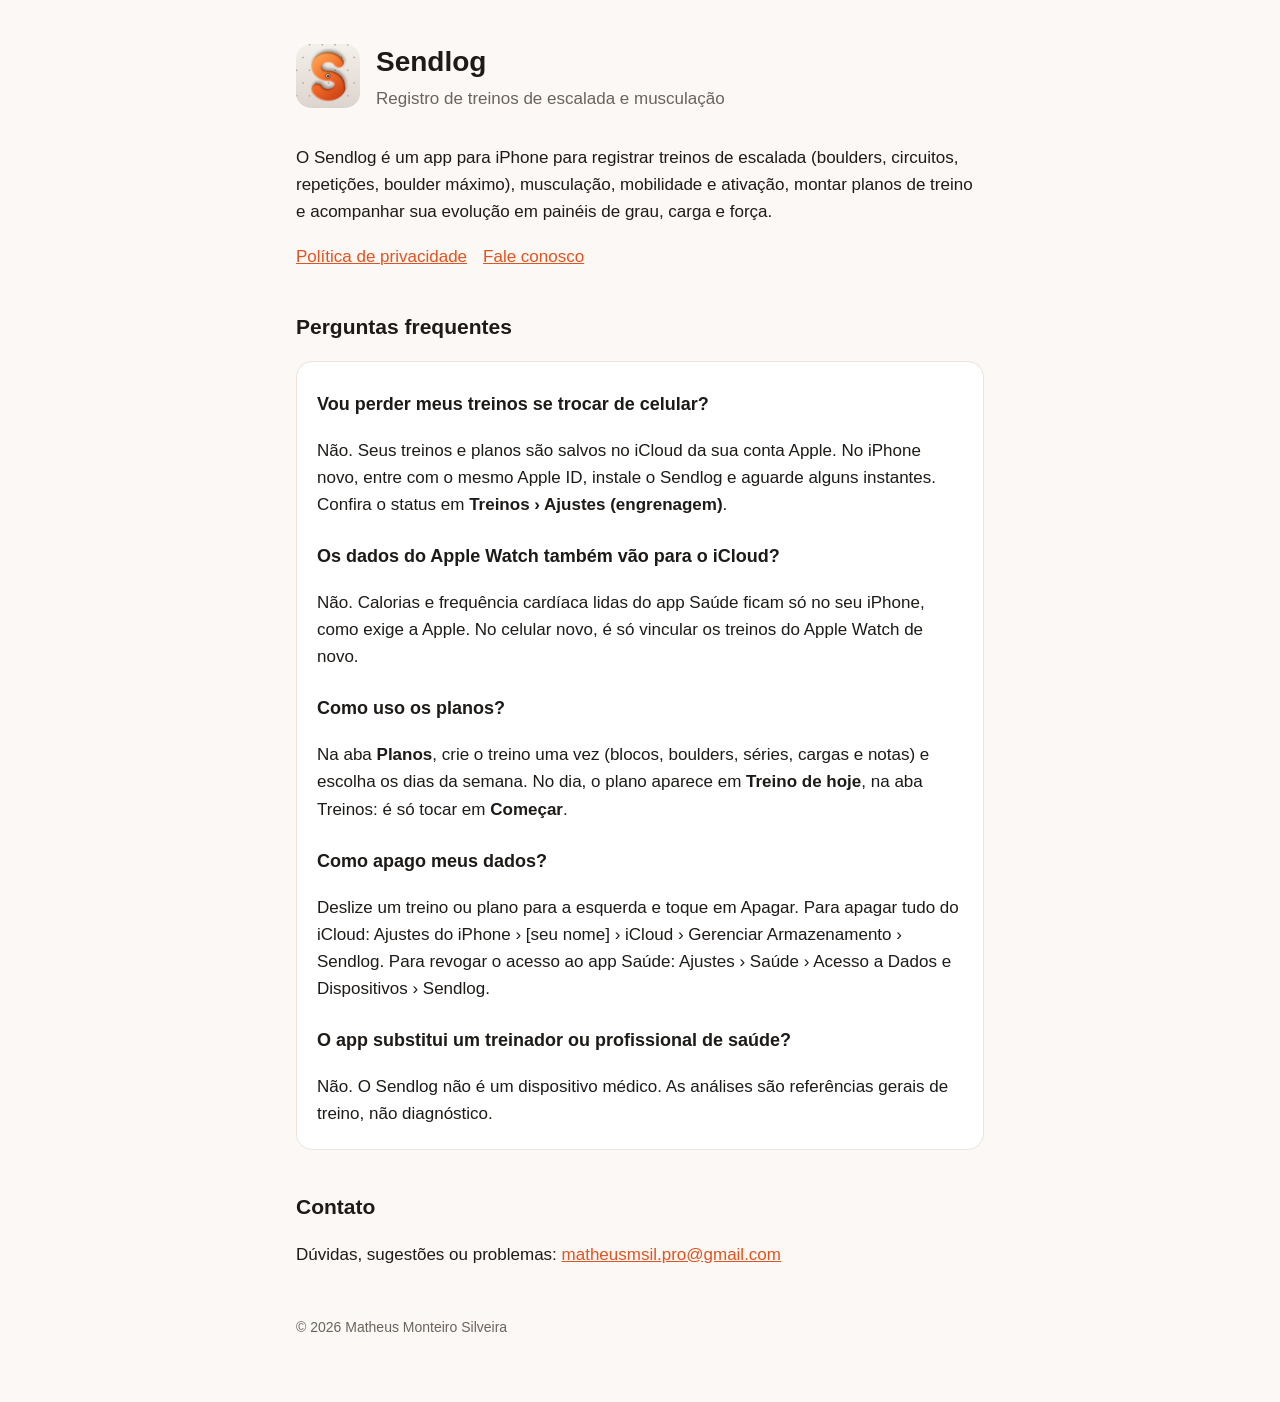
<file: site/index.html>
<!doctype html>
<html lang="pt-BR">
<head>
<meta charset="utf-8">
<meta name="viewport" content="width=device-width, initial-scale=1">
<title>Sendlog · Suporte</title>
<meta name="description" content="Sendlog: registre seus treinos de escalada e musculação e acompanhe sua evolução.">
<link rel="icon" href="icon.png">
<link rel="stylesheet" href="style.css">
</head>
<body>
<main>
  <header>
    <img src="icon.png" alt="">
    <div>
      <h1>Sendlog</h1>
      <p>Registro de treinos de escalada e musculação</p>
    </div>
  </header>

  <p>O Sendlog é um app para iPhone para registrar treinos de escalada (boulders, circuitos, repetições, boulder máximo), musculação, mobilidade e ativação, montar planos de treino e acompanhar sua evolução em painéis de grau, carga e força.</p>

  <nav>
    <a href="privacidade/">Política de privacidade</a>
    <a href="mailto:matheusmsil.pro@gmail.com">Fale conosco</a>
  </nav>

  <h2>Perguntas frequentes</h2>

  <div class="card">
    <h3>Vou perder meus treinos se trocar de celular?</h3>
    <p>Não. Seus treinos e planos são salvos no iCloud da sua conta Apple. No iPhone novo, entre com o mesmo Apple ID, instale o Sendlog e aguarde alguns instantes. Confira o status em <strong>Treinos › Ajustes (engrenagem)</strong>.</p>

    <h3>Os dados do Apple Watch também vão para o iCloud?</h3>
    <p>Não. Calorias e frequência cardíaca lidas do app Saúde ficam só no seu iPhone, como exige a Apple. No celular novo, é só vincular os treinos do Apple Watch de novo.</p>

    <h3>Como uso os planos?</h3>
    <p>Na aba <strong>Planos</strong>, crie o treino uma vez (blocos, boulders, séries, cargas e notas) e escolha os dias da semana. No dia, o plano aparece em <strong>Treino de hoje</strong>, na aba Treinos: é só tocar em <strong>Começar</strong>.</p>

    <h3>Como apago meus dados?</h3>
    <p>Deslize um treino ou plano para a esquerda e toque em Apagar. Para apagar tudo do iCloud: Ajustes do iPhone › [seu nome] › iCloud › Gerenciar Armazenamento › Sendlog. Para revogar o acesso ao app Saúde: Ajustes › Saúde › Acesso a Dados e Dispositivos › Sendlog.</p>

    <h3>O app substitui um treinador ou profissional de saúde?</h3>
    <p>Não. O Sendlog não é um dispositivo médico. As análises são referências gerais de treino, não diagnóstico.</p>
  </div>

  <h2>Contato</h2>
  <p>Dúvidas, sugestões ou problemas: <a href="mailto:matheusmsil.pro@gmail.com">matheusmsil.pro@gmail.com</a></p>

  <footer>© 2026 Matheus Monteiro Silveira</footer>
</main>
</body>
</html>
</file>
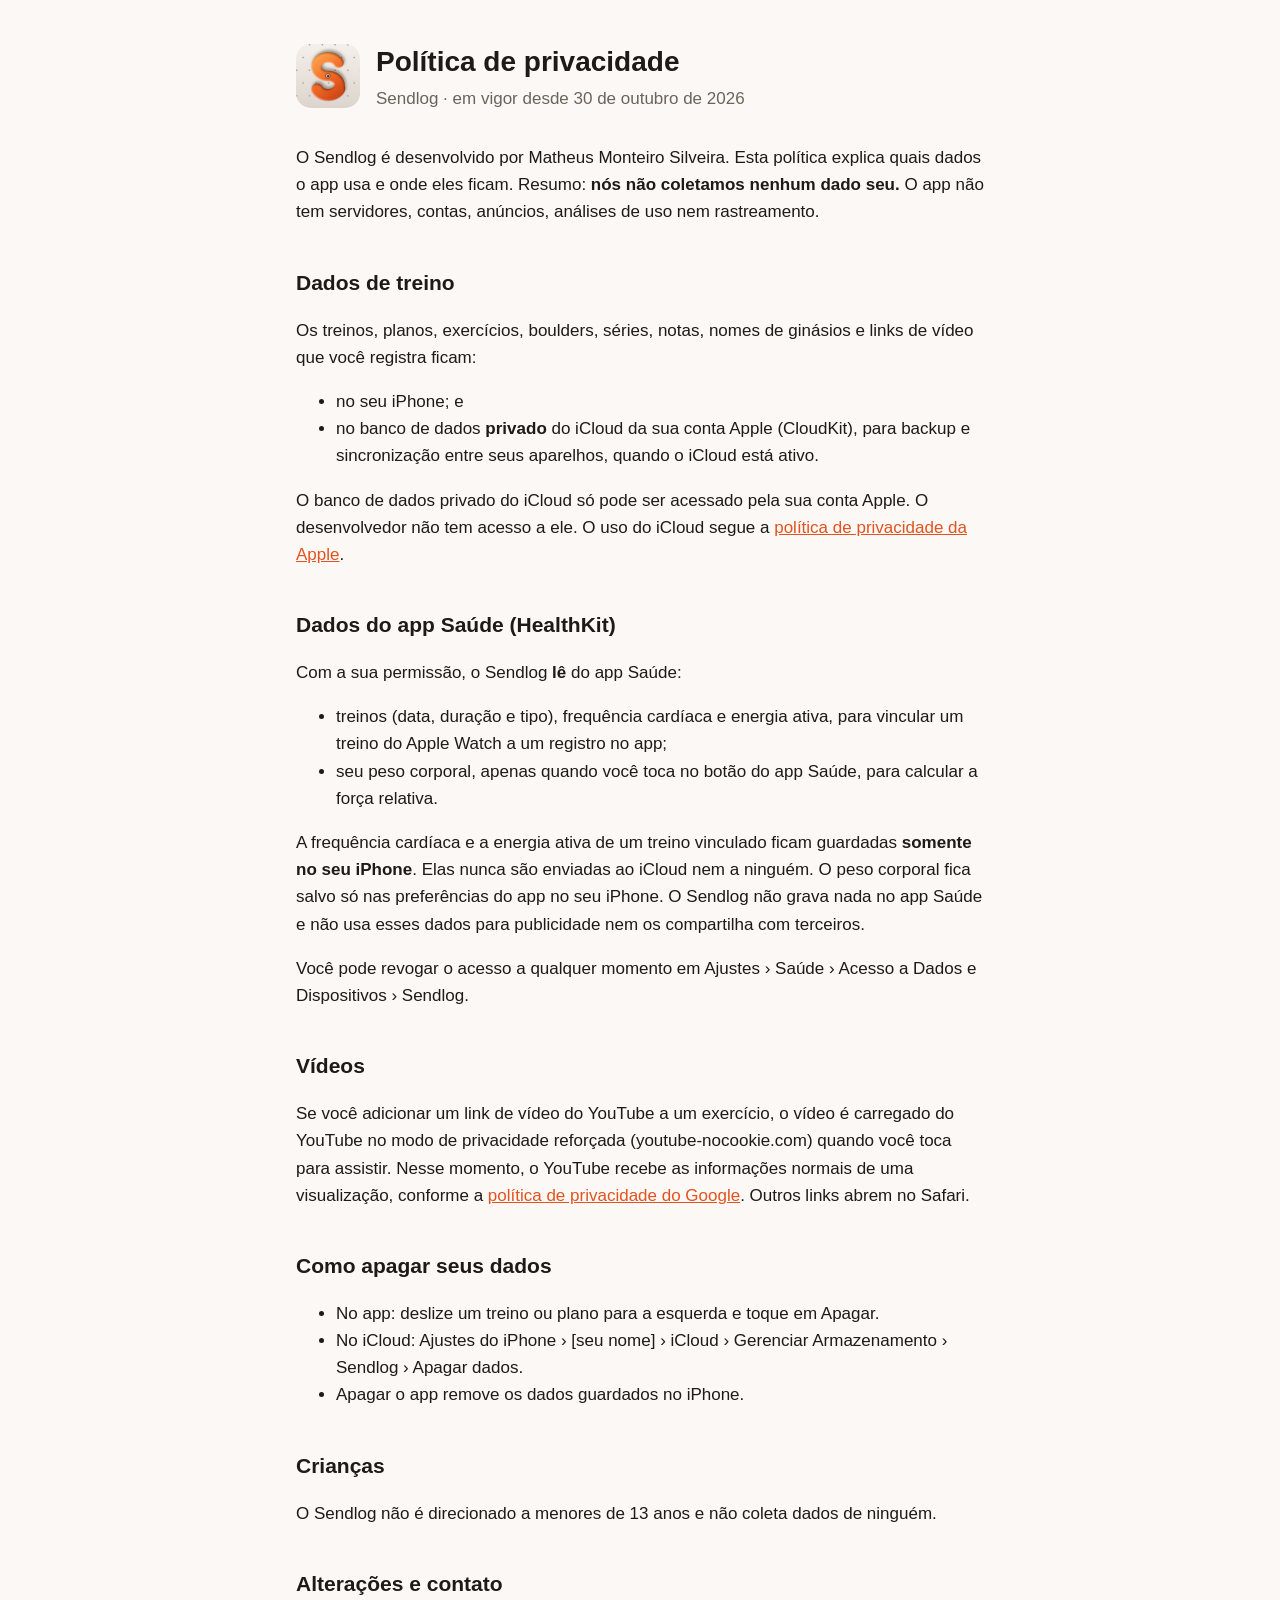
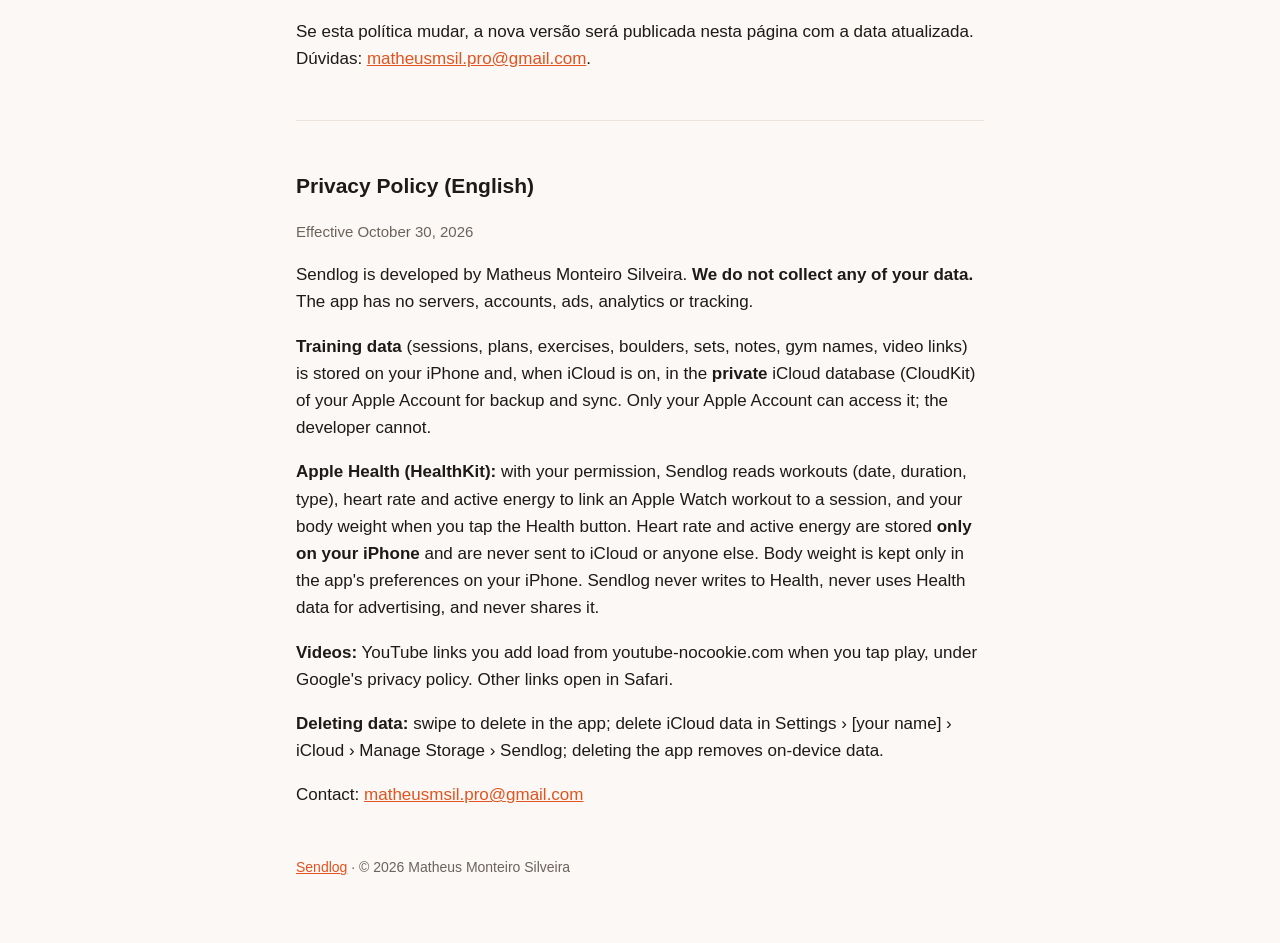
<file: site/privacidade/index.html>
<!doctype html>
<html lang="pt-BR">
<head>
<meta charset="utf-8">
<meta name="viewport" content="width=device-width, initial-scale=1">
<title>Sendlog · Privacidade</title>
<meta name="description" content="Política de privacidade do app Sendlog.">
<link rel="icon" href="../icon.png">
<link rel="stylesheet" href="../style.css">
</head>
<body>
<main>
  <header>
    <img src="../icon.png" alt="">
    <div>
      <h1>Política de privacidade</h1>
      <p>Sendlog · em vigor desde 30 de outubro de 2026</p>
    </div>
  </header>

  <p>O Sendlog é desenvolvido por Matheus Monteiro Silveira. Esta política explica quais dados o app usa e onde eles ficam. Resumo: <strong>nós não coletamos nenhum dado seu.</strong> O app não tem servidores, contas, anúncios, análises de uso nem rastreamento.</p>

  <h2>Dados de treino</h2>
  <p>Os treinos, planos, exercícios, boulders, séries, notas, nomes de ginásios e links de vídeo que você registra ficam:</p>
  <ul>
    <li>no seu iPhone; e</li>
    <li>no banco de dados <strong>privado</strong> do iCloud da sua conta Apple (CloudKit), para backup e sincronização entre seus aparelhos, quando o iCloud está ativo.</li>
  </ul>
  <p>O banco de dados privado do iCloud só pode ser acessado pela sua conta Apple. O desenvolvedor não tem acesso a ele. O uso do iCloud segue a <a href="https://www.apple.com/br/legal/privacy/">política de privacidade da Apple</a>.</p>

  <h2>Dados do app Saúde (HealthKit)</h2>
  <p>Com a sua permissão, o Sendlog <strong>lê</strong> do app Saúde:</p>
  <ul>
    <li>treinos (data, duração e tipo), frequência cardíaca e energia ativa, para vincular um treino do Apple Watch a um registro no app;</li>
    <li>seu peso corporal, apenas quando você toca no botão do app Saúde, para calcular a força relativa.</li>
  </ul>
  <p>A frequência cardíaca e a energia ativa de um treino vinculado ficam guardadas <strong>somente no seu iPhone</strong>. Elas nunca são enviadas ao iCloud nem a ninguém. O peso corporal fica salvo só nas preferências do app no seu iPhone. O Sendlog não grava nada no app Saúde e não usa esses dados para publicidade nem os compartilha com terceiros.</p>
  <p>Você pode revogar o acesso a qualquer momento em Ajustes › Saúde › Acesso a Dados e Dispositivos › Sendlog.</p>

  <h2>Vídeos</h2>
  <p>Se você adicionar um link de vídeo do YouTube a um exercício, o vídeo é carregado do YouTube no modo de privacidade reforçada (youtube-nocookie.com) quando você toca para assistir. Nesse momento, o YouTube recebe as informações normais de uma visualização, conforme a <a href="https://policies.google.com/privacy?hl=pt-BR">política de privacidade do Google</a>. Outros links abrem no Safari.</p>

  <h2>Como apagar seus dados</h2>
  <ul>
    <li>No app: deslize um treino ou plano para a esquerda e toque em Apagar.</li>
    <li>No iCloud: Ajustes do iPhone › [seu nome] › iCloud › Gerenciar Armazenamento › Sendlog › Apagar dados.</li>
    <li>Apagar o app remove os dados guardados no iPhone.</li>
  </ul>

  <h2>Crianças</h2>
  <p>O Sendlog não é direcionado a menores de 13 anos e não coleta dados de ninguém.</p>

  <h2>Alterações e contato</h2>
  <p>Se esta política mudar, a nova versão será publicada nesta página com a data atualizada. Dúvidas: <a href="mailto:matheusmsil.pro@gmail.com">matheusmsil.pro@gmail.com</a>.</p>

  <hr style="border:none;border-top:1px solid var(--border);margin:48px 0">

  <section lang="en">
    <h2>Privacy Policy (English)</h2>
    <p class="muted">Effective October 30, 2026</p>
    <p>Sendlog is developed by Matheus Monteiro Silveira. <strong>We do not collect any of your data.</strong> The app has no servers, accounts, ads, analytics or tracking.</p>
    <p><strong>Training data</strong> (sessions, plans, exercises, boulders, sets, notes, gym names, video links) is stored on your iPhone and, when iCloud is on, in the <strong>private</strong> iCloud database (CloudKit) of your Apple Account for backup and sync. Only your Apple Account can access it; the developer cannot.</p>
    <p><strong>Apple Health (HealthKit):</strong> with your permission, Sendlog reads workouts (date, duration, type), heart rate and active energy to link an Apple Watch workout to a session, and your body weight when you tap the Health button. Heart rate and active energy are stored <strong>only on your iPhone</strong> and are never sent to iCloud or anyone else. Body weight is kept only in the app's preferences on your iPhone. Sendlog never writes to Health, never uses Health data for advertising, and never shares it.</p>
    <p><strong>Videos:</strong> YouTube links you add load from youtube-nocookie.com when you tap play, under Google's privacy policy. Other links open in Safari.</p>
    <p><strong>Deleting data:</strong> swipe to delete in the app; delete iCloud data in Settings › [your name] › iCloud › Manage Storage › Sendlog; deleting the app removes on-device data.</p>
    <p>Contact: <a href="mailto:matheusmsil.pro@gmail.com">matheusmsil.pro@gmail.com</a></p>
  </section>

  <footer><a href="../">Sendlog</a> · © 2026 Matheus Monteiro Silveira</footer>
</main>
</body>
</html>
</file>
<file: site/style.css>
:root {
  --bg: #fbf8f5;
  --surface: #ffffff;
  --text: #1d1a17;
  --muted: #6b635c;
  --accent: #e2531f;
  --border: #ece4dc;
}
@media (prefers-color-scheme: dark) {
  :root {
    --bg: #161412;
    --surface: #211e1b;
    --text: #f3eee9;
    --muted: #b3aaa1;
    --accent: #ff8a4c;
    --border: #35302b;
  }
}
* { box-sizing: border-box; }
body {
  margin: 0;
  background: var(--bg);
  color: var(--text);
  font: 17px/1.6 -apple-system, BlinkMacSystemFont, "Segoe UI", Roboto, sans-serif;
}
main { max-width: 720px; margin: 0 auto; padding: 40px 16px 64px; }
header { display: flex; align-items: center; gap: 16px; margin-bottom: 32px; }
header img { width: 64px; height: 64px; border-radius: 15px; }
header h1 { margin: 0; font-size: 28px; }
header p { margin: 0; color: var(--muted); }
h2 { margin-top: 40px; font-size: 21px; }
h3 { margin-top: 24px; font-size: 18px; }
a { color: var(--accent); }
.card { background: var(--surface); border: 1px solid var(--border); border-radius: 16px; padding: 4px 20px; margin: 16px 0; }
.muted { color: var(--muted); font-size: 15px; }
nav { display: flex; gap: 16px; flex-wrap: wrap; margin-top: 8px; }
footer { margin-top: 48px; color: var(--muted); font-size: 14px; }
</file>
